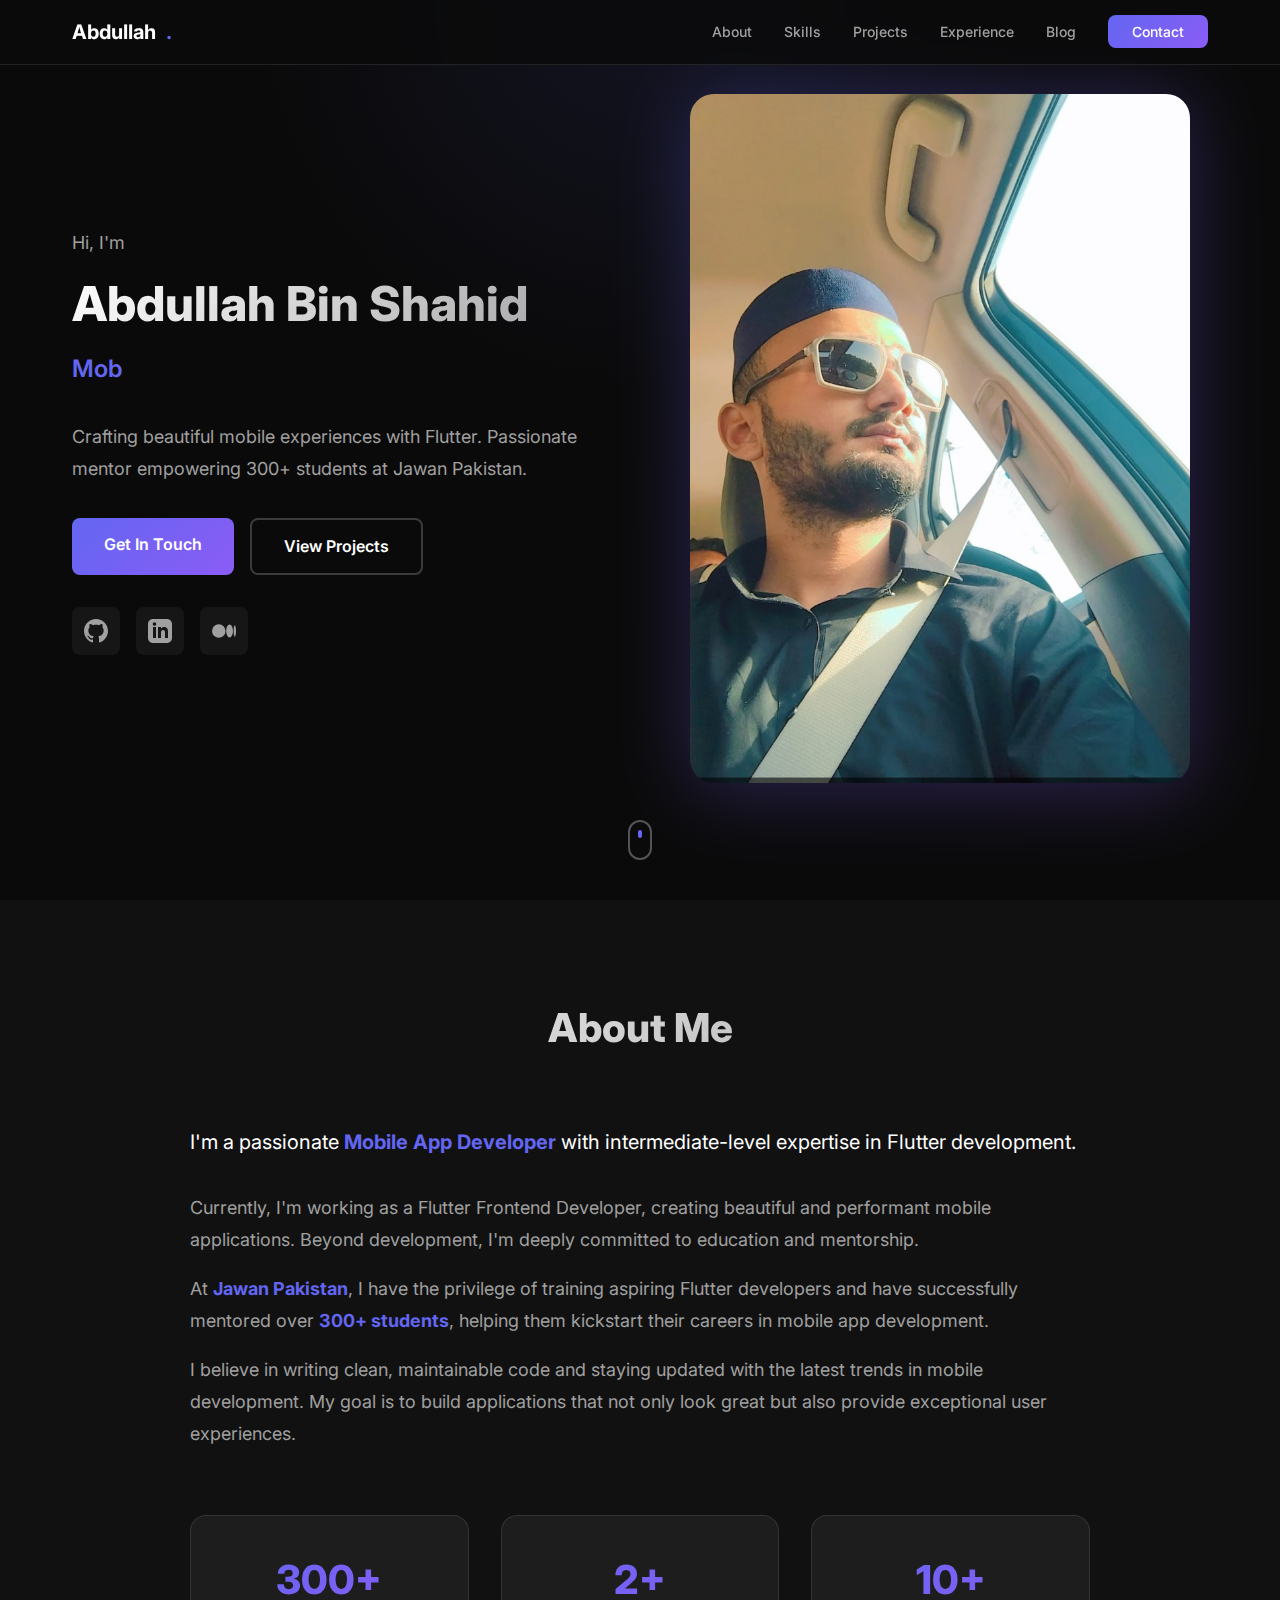
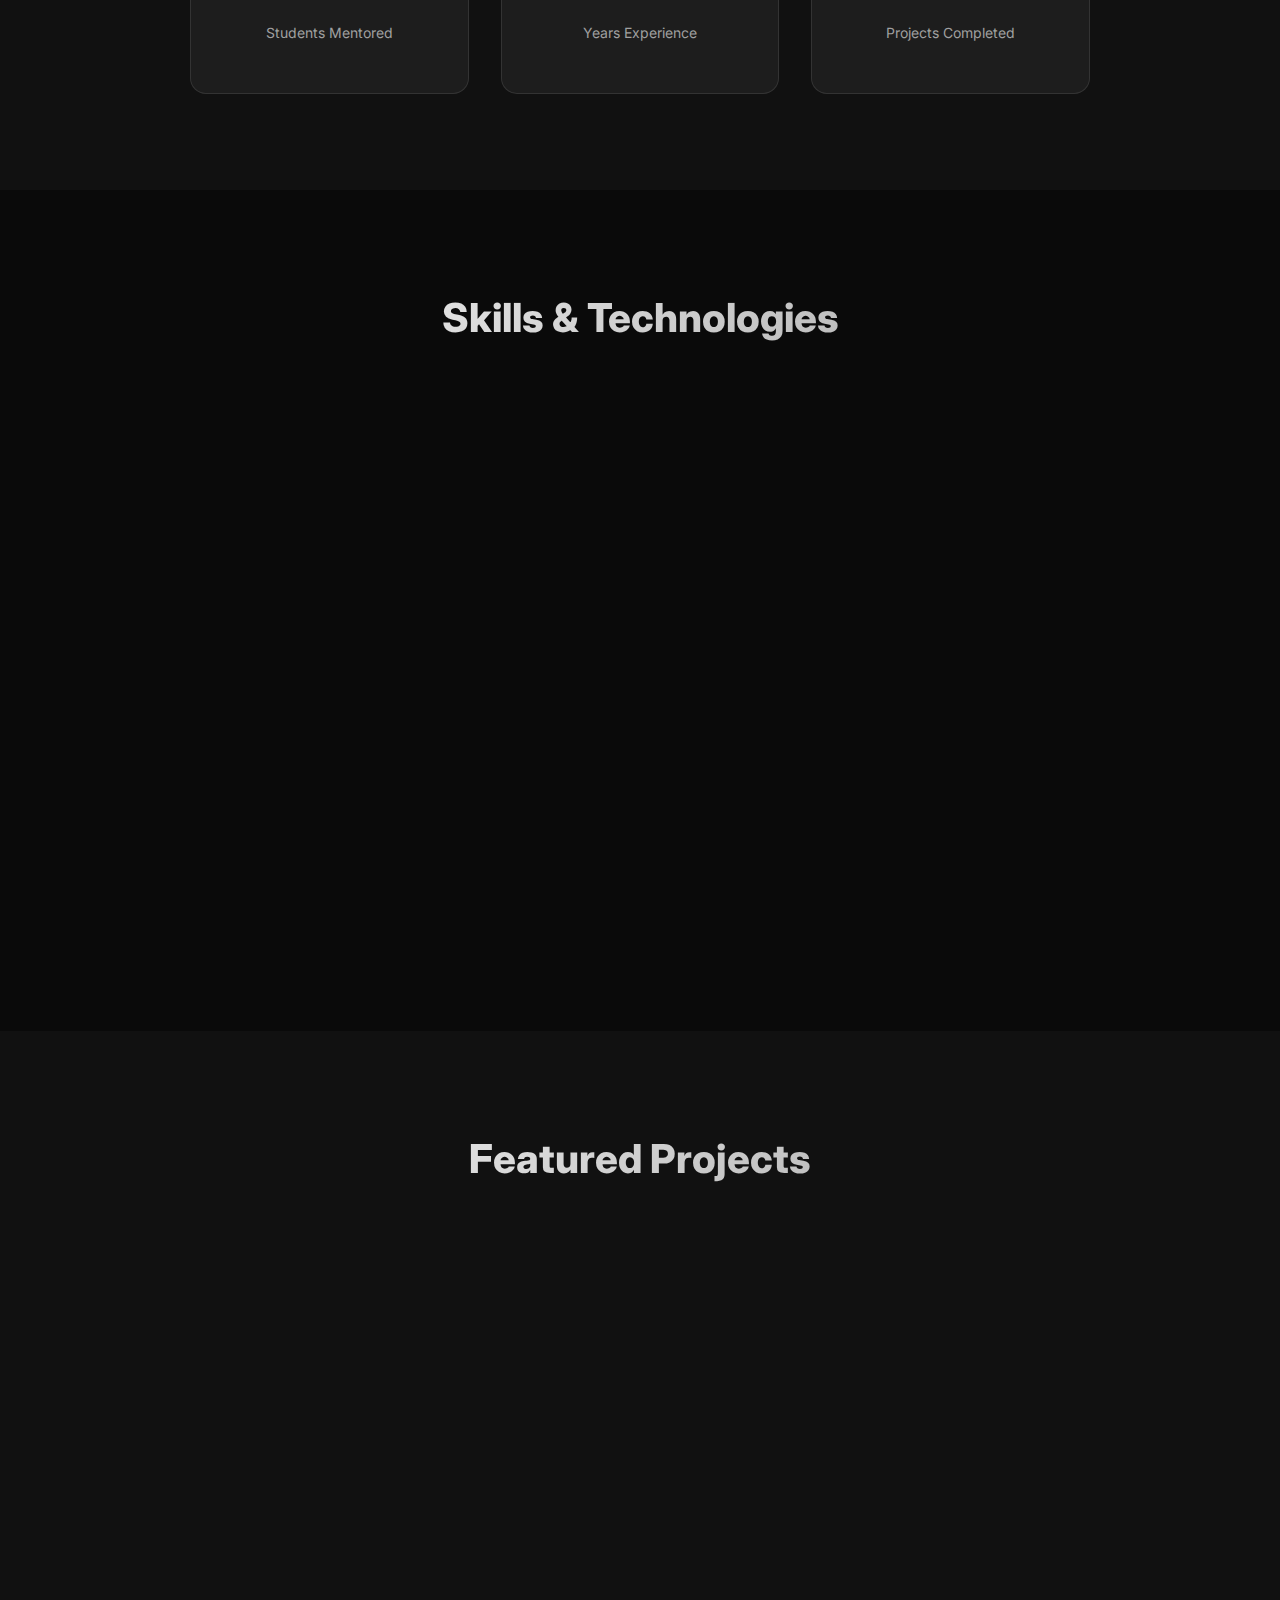
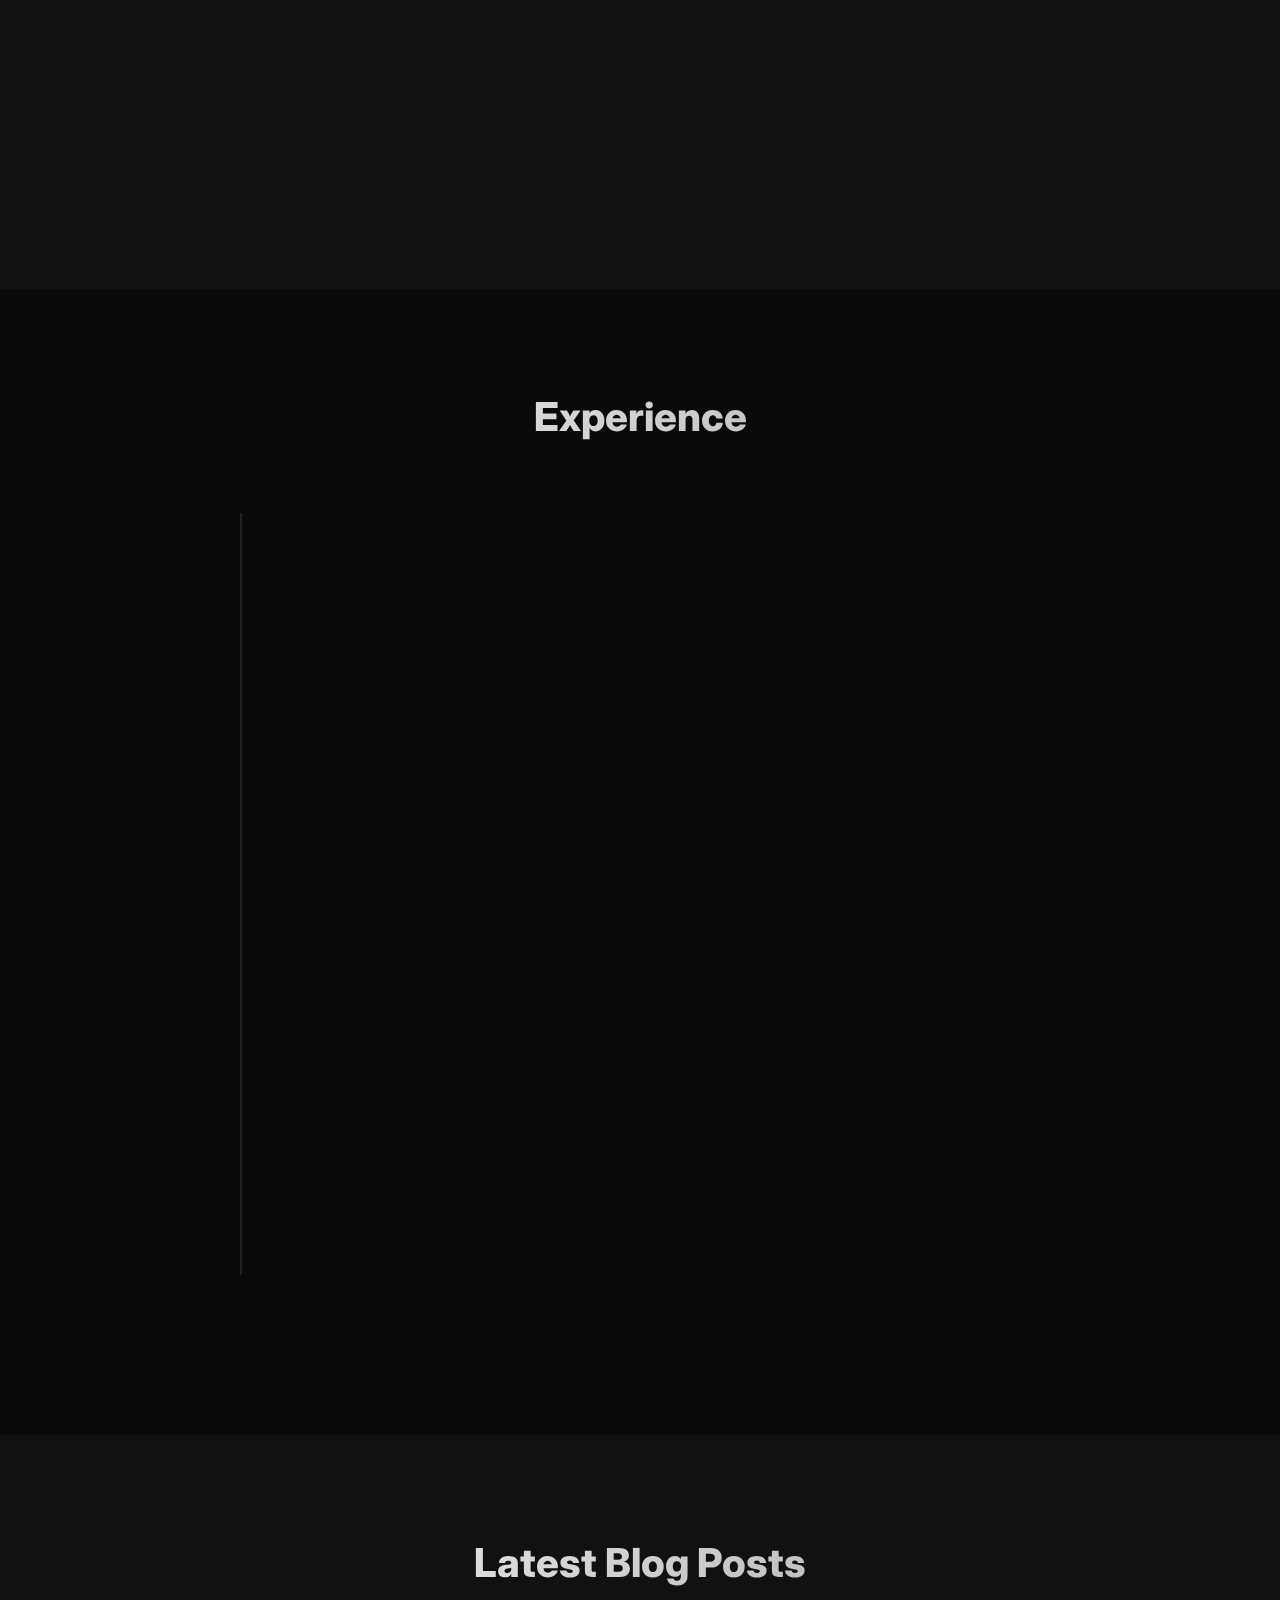
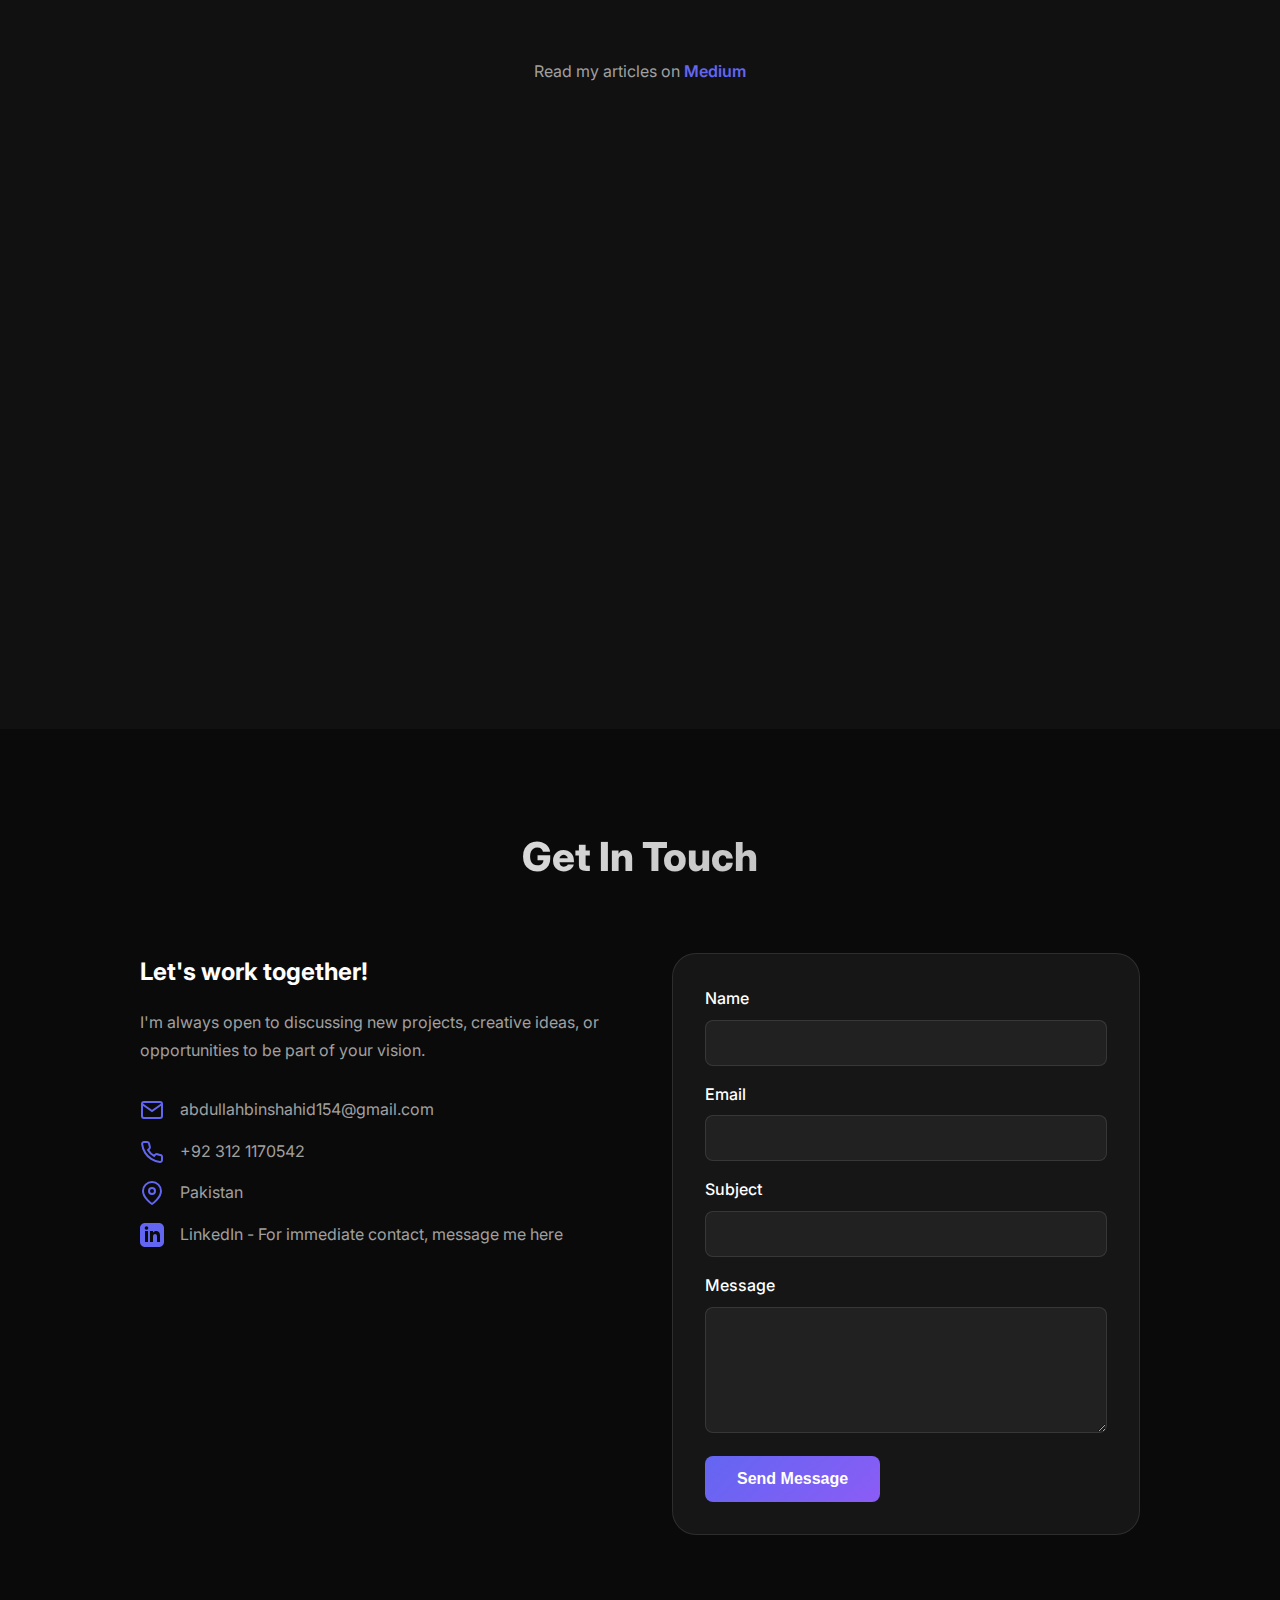
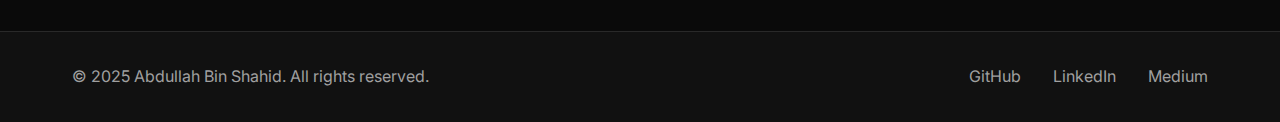
<file: index.html>
﻿<!DOCTYPE html>
<html lang="en">

<head>
    <meta charset="UTF-8">
    <meta name="viewport" content="width=device-width, initial-scale=1.0">
    <meta name="description"
        content="Abdullah Bin Shahid - Mobile App Developer specializing in Flutter, Dart, and Python. Mentor to 300+ students at Jawan Pakistan.">
    <title>Abdullah Bin Shahid | Mobile App Developer</title>
    <link rel="stylesheet" href="styles.css">
    <link rel="preconnect" href="https://fonts.googleapis.com">
    <link rel="preconnect" href="https://fonts.gstatic.com" crossorigin>
    <link href="https://fonts.googleapis.com/css2?family=Inter:wght@300;400;500;600;700;800&display=swap"
        rel="stylesheet">
</head>

<body>
    <!-- Navigation -->
    <nav class="navbar">
        <div class="container">
            <div class="nav-content">
                <a href="#home" class="logo">Abdullah<span class="accent">.</span></a>
                <ul class="nav-links">
                    <li><a href="#about">About</a></li>
                    <li><a href="#skills">Skills</a></li>
                    <li><a href="#projects">Projects</a></li>
                    <li><a href="#experience">Experience</a></li>
                    <li><a href="#blog">Blog</a></li>
                    <li><a href="#contact" class="btn-contact">Contact</a></li>
                </ul>
                <button class="mobile-menu-btn" aria-label="Toggle menu">
                    <span></span>
                    <span></span>
                    <span></span>
                </button>
            </div>
        </div>
    </nav>

    <!-- Hero Section -->
    <section id="home" class="hero">
        <div class="container">
            <div class="hero-content">
                <div class="hero-text">
                    <p class="greeting">Hi, I'm</p>
                    <h1 class="hero-title">Abdullah Bin Shahid</h1>
                    <h2 class="hero-subtitle">Mobile App Developer</h2>
                    <p class="hero-description">
                        Crafting beautiful mobile experiences with Flutter. Passionate mentor empowering 300+ students
                        at Jawan Pakistan.
                    </p>
                    <div class="hero-buttons">
                        <a href="#contact" class="btn btn-primary">Get In Touch</a>
                        <a href="#projects" class="btn btn-secondary">View Projects</a>
                    </div>
                    <div class="social-links">
                        <a href="https://github.com/AbdullahBinShahid" target="_blank" rel="noopener noreferrer"
                            aria-label="GitHub">
                            <svg width="24" height="24" viewBox="0 0 24 24" fill="currentColor">
                                <path
                                    d="M12 0c-6.626 0-12 5.373-12 12 0 5.302 3.438 9.8 8.207 11.387.599.111.793-.261.793-.577v-2.234c-3.338.726-4.033-1.416-4.033-1.416-.546-1.387-1.333-1.756-1.333-1.756-1.089-.745.083-.729.083-.729 1.205.084 1.839 1.237 1.839 1.237 1.07 1.834 2.807 1.304 3.492.997.107-.775.418-1.305.762-1.604-2.665-.305-5.467-1.334-5.467-5.931 0-1.311.469-2.381 1.236-3.221-.124-.303-.535-1.524.117-3.176 0 0 1.008-.322 3.301 1.23.957-.266 1.983-.399 3.003-.404 1.02.005 2.047.138 3.006.404 2.291-1.552 3.297-1.23 3.297-1.23.653 1.653.242 2.874.118 3.176.77.84 1.235 1.911 1.235 3.221 0 4.609-2.807 5.624-5.479 5.921.43.372.823 1.102.823 2.222v3.293c0 .319.192.694.801.576 4.765-1.589 8.199-6.086 8.199-11.386 0-6.627-5.373-12-12-12z" />
                            </svg>
                        </a>
                        <a href="https://www.linkedin.com/in/abdullah-bin-shahid2001/" target="_blank"
                            rel="noopener noreferrer" aria-label="LinkedIn">
                            <svg width="24" height="24" viewBox="0 0 24 24" fill="currentColor">
                                <path
                                    d="M19 0h-14c-2.761 0-5 2.239-5 5v14c0 2.761 2.239 5 5 5h14c2.762 0 5-2.239 5-5v-14c0-2.761-2.238-5-5-5zm-11 19h-3v-11h3v11zm-1.5-12.268c-.966 0-1.75-.79-1.75-1.764s.784-1.764 1.75-1.764 1.75.79 1.75 1.764-.783 1.764-1.75 1.764zm13.5 12.268h-3v-5.604c0-3.368-4-3.113-4 0v5.604h-3v-11h3v1.765c1.396-2.586 7-2.777 7 2.476v6.759z" />
                            </svg>
                        </a>
                        <a href="https://medium.com/@abdullahbinshahid154" target="_blank" rel="noopener noreferrer"
                            aria-label="Medium">
                            <svg width="24" height="24" viewBox="0 0 24 24" fill="currentColor">
                                <path
                                    d="M13.54 12a6.8 6.8 0 01-6.77 6.82A6.8 6.8 0 010 12a6.8 6.8 0 016.77-6.82A6.8 6.8 0 0113.54 12zM20.96 12c0 3.54-1.51 6.42-3.38 6.42-1.87 0-3.39-2.88-3.39-6.42s1.52-6.42 3.39-6.42 3.38 2.88 3.38 6.42M24 12c0 3.17-.53 5.75-1.19 5.75-.66 0-1.19-2.58-1.19-5.75s.53-5.75 1.19-5.75C23.47 6.25 24 8.83 24 12z" />
                            </svg>
                        </a>
                    </div>
                </div>
                <div class="hero-image">
                    <div class="image-wrapper">
                        <div class="glow-effect"></div>
                        <img src="profile.jpg" alt="Abdullah Bin Shahid" id="profile-img">
                    </div>
                </div>
            </div>
        </div>
        <div class="scroll-indicator">
            <span></span>
        </div>
    </section>

    <!-- About Section -->
    <section id="about" class="about">
        <div class="container">
            <h2 class="section-title">About Me</h2>
            <div class="about-content">
                <div class="about-text">
                    <p class="lead">
                        I'm a passionate <strong>Mobile App Developer</strong> with intermediate-level expertise in
                        Flutter development.
                    </p>
                    <p>
                        Currently, I'm working as a Flutter Frontend Developer, creating beautiful and performant mobile
                        applications. Beyond development, I'm deeply committed to education and mentorship.
                    </p>
                    <p>
                        At <strong>Jawan Pakistan</strong>, I have the privilege of training aspiring Flutter developers
                        and have successfully mentored over <strong>300+ students</strong>, helping them kickstart their
                        careers in mobile app development.
                    </p>
                    <p>
                        I believe in writing clean, maintainable code and staying updated with the latest trends in
                        mobile development. My goal is to build applications that not only look great but also provide
                        exceptional user experiences.
                    </p>
                    <div class="stats">
                        <div class="stat-item">
                            <h3>300+</h3>
                            <p>Students Mentored</p>
                        </div>
                        <div class="stat-item">
                            <h3>2+</h3>
                            <p>Years Experience</p>
                        </div>
                        <div class="stat-item">
                            <h3>10+</h3>
                            <p>Projects Completed</p>
                        </div>
                    </div>
                </div>
            </div>
        </div>
    </section>

    <!-- Skills Section -->
    <section id="skills" class="skills">
        <div class="container">
            <h2 class="section-title">Skills & Technologies</h2>
            <div class="skills-grid">
                <div class="skill-card">
                    <div class="skill-icon">
                        <svg width="48" height="48" viewBox="0 0 48 48" fill="none">
                            <rect width="48" height="48" rx="8" fill="url(#flutter-gradient)" />
                            <path d="M24 12L12 24L18 30L36 12H24Z" fill="white" />
                            <path d="M18 30L12 36L24 36L36 24L30 18L18 30Z" fill="white" opacity="0.7" />
                            <defs>
                                <linearGradient id="flutter-gradient" x1="0" y1="0" x2="48" y2="48">
                                    <stop stop-color="#02569B" />
                                    <stop offset="1" stop-color="#0468D7" />
                                </linearGradient>
                            </defs>
                        </svg>
                    </div>
                    <h3>Flutter</h3>
                    <p>Building cross-platform mobile applications with beautiful UIs and smooth animations</p>
                    <div class="skill-level">
                        <div class="skill-bar" style="--skill-width: 85%"></div>
                    </div>
                </div>

                <div class="skill-card">
                    <div class="skill-icon">
                        <svg width="48" height="48" viewBox="0 0 48 48" fill="none">
                            <rect width="48" height="48" rx="8" fill="url(#dart-gradient)" />
                            <path d="M28 12H12V28L20 36L36 20V12H28Z" fill="white" />
                            <path d="M20 36L12 28L20 28L28 36H20Z" fill="white" opacity="0.5" />
                            <defs>
                                <linearGradient id="dart-gradient" x1="0" y1="0" x2="48" y2="48">
                                    <stop stop-color="#0175C2" />
                                    <stop offset="1" stop-color="#13B9FD" />
                                </linearGradient>
                            </defs>
                        </svg>
                    </div>
                    <h3>Dart</h3>
                    <p>Proficient in Dart programming language for Flutter development</p>
                    <div class="skill-level">
                        <div class="skill-bar" style="--skill-width: 80%"></div>
                    </div>
                </div>

                <div class="skill-card">
                    <div class="skill-icon">
                        <svg width="48" height="48" viewBox="0 0 48 48" fill="none">
                            <rect width="48" height="48" rx="8" fill="url(#python-gradient)" />
                            <path
                                d="M24 8C18 8 16 10 16 14V18H24V19H14C10 19 8 21 8 26C8 31 10 33 14 33H17V29C17 25 19 23 23 23H31C33 23 35 21 35 19V14C35 10 33 8 27 8H24Z"
                                fill="white" />
                            <path
                                d="M24 40C30 40 32 38 32 34V30H24V29H34C38 29 40 27 40 22C40 17 38 15 34 15H31V19C31 23 29 25 25 25H17C15 25 13 27 13 29V34C13 38 15 40 21 40H24Z"
                                fill="white" opacity="0.8" />
                            <defs>
                                <linearGradient id="python-gradient" x1="0" y1="0" x2="48" y2="48">
                                    <stop stop-color="#3776AB" />
                                    <stop offset="1" stop-color="#FFD43B" />
                                </linearGradient>
                            </defs>
                        </svg>
                    </div>
                    <h3>Python</h3>
                    <p>Backend development and scripting for mobile app integrations</p>
                    <div class="skill-level">
                        <div class="skill-bar" style="--skill-width: 70%"></div>
                    </div>
                </div>

                <div class="skill-card">
                    <div class="skill-icon">
                        <svg width="48" height="48" viewBox="0 0 48 48" fill="none">
                            <rect width="48" height="48" rx="8" fill="url(#firebase-gradient)" />
                            <path d="M12 36L16 8L22 20L18 12L28 36H12Z" fill="white" />
                            <path d="M28 36L32 16L36 36H28Z" fill="white" opacity="0.7" />
                            <defs>
                                <linearGradient id="firebase-gradient" x1="0" y1="0" x2="48" y2="48">
                                    <stop stop-color="#FFA000" />
                                    <stop offset="1" stop-color="#F57C00" />
                                </linearGradient>
                            </defs>
                        </svg>
                    </div>
                    <h3>Firebase</h3>
                    <p>Backend services, authentication, and real-time databases</p>
                    <div class="skill-level">
                        <div class="skill-bar" style="--skill-width: 75%"></div>
                    </div>
                </div>

                <div class="skill-card">
                    <div class="skill-icon">
                        <svg width="48" height="48" viewBox="0 0 48 48" fill="none">
                            <rect width="48" height="48" rx="8" fill="url(#git-gradient)" />
                            <path d="M24 8L8 24L24 40L40 24L24 8Z" fill="white" />
                            <circle cx="24" cy="24" r="6" fill="#1a1a1a" />
                            <defs>
                                <linearGradient id="git-gradient" x1="0" y1="0" x2="48" y2="48">
                                    <stop stop-color="#F05032" />
                                    <stop offset="1" stop-color="#E44C30" />
                                </linearGradient>
                            </defs>
                        </svg>
                    </div>
                    <h3>Git & GitHub</h3>
                    <p>Version control and collaborative development</p>
                    <div class="skill-level">
                        <div class="skill-bar" style="--skill-width: 80%"></div>
                    </div>
                </div>

                <div class="skill-card">
                    <div class="skill-icon">
                        <svg width="48" height="48" viewBox="0 0 48 48" fill="none">
                            <rect width="48" height="48" rx="8" fill="url(#ui-gradient)" />
                            <rect x="12" y="12" width="24" height="24" rx="2" stroke="white" stroke-width="2"
                                fill="none" />
                            <circle cx="24" cy="24" r="4" fill="white" />
                            <defs>
                                <linearGradient id="ui-gradient" x1="0" y1="0" x2="48" y2="48">
                                    <stop stop-color="#667EEA" />
                                    <stop offset="1" stop-color="#764BA2" />
                                </linearGradient>
                            </defs>
                        </svg>
                    </div>
                    <h3>UI/UX Design</h3>
                    <p>Creating intuitive and beautiful user interfaces</p>
                    <div class="skill-level">
                        <div class="skill-bar" style="--skill-width: 75%"></div>
                    </div>
                </div>
            </div>
        </div>
    </section>

    <!-- Projects Section -->
    <section id="projects" class="projects">
        <div class="container">
            <h2 class="section-title">Featured Projects</h2>
            <div class="projects-grid">
                <div class="project-card">
                    <div class="project-image">
                        <img src="ai-companion.jpg" alt="AI Companion App" id="project-img">
                        <div class="project-overlay">
                            <a href="#" class="project-link">View Details</a>
                        </div>
                    </div>
                    <div class="project-content">
                        <h3>AI Companion</h3>
                        <p>A sophisticated mobile application similar to ChatGPT, featuring AI-powered conversations,
                            natural language processing, and a beautiful, intuitive interface built with Flutter.</p>
                        <div class="project-tech">
                            <span class="tech-tag">Flutter</span>
                            <span class="tech-tag">Dart</span>
                            <span class="tech-tag">Python</span>
                            <span class="tech-tag">AI/ML</span>
                        </div>
                        <div class="project-links">
                            <a href="https://github.com/AbdullahBinShahid" target="_blank" rel="noopener noreferrer">
                                <svg width="20" height="20" viewBox="0 0 24 24" fill="currentColor">
                                    <path
                                        d="M12 0c-6.626 0-12 5.373-12 12 0 5.302 3.438 9.8 8.207 11.387.599.111.793-.261.793-.577v-2.234c-3.338.726-4.033-1.416-4.033-1.416-.546-1.387-1.333-1.756-1.333-1.756-1.089-.745.083-.729.083-.729 1.205.084 1.839 1.237 1.839 1.237 1.07 1.834 2.807 1.304 3.492.997.107-.775.418-1.305.762-1.604-2.665-.305-5.467-1.334-5.467-5.931 0-1.311.469-2.381 1.236-3.221-.124-.303-.535-1.524.117-3.176 0 0 1.008-.322 3.301 1.23.957-.266 1.983-.399 3.003-.404 1.02.005 2.047.138 3.006.404 2.291-1.552 3.297-1.23 3.297-1.23.653 1.653.242 2.874.118 3.176.77.84 1.235 1.911 1.235 3.221 0 4.609-2.807 5.624-5.479 5.921.43.372.823 1.102.823 2.222v3.293c0 .319.192.694.801.576 4.765-1.589 8.199-6.086 8.199-11.386 0-6.627-5.373-12-12-12z" />
                                </svg>
                                GitHub
                            </a>
                        </div>
                    </div>
                </div>

                <div class="project-card">
                    <div class="project-image">
                        <div class="coming-soon">
                            <h4>More Projects Coming Soon</h4>
                            <p>Currently working on exciting new mobile applications</p>
                        </div>
                    </div>
                    <div class="project-content">
                        <h3>E-Commerce App</h3>
                        <p>A full-featured e-commerce mobile application with product browsing, cart management, and
                            secure payment integration.</p>
                        <div class="project-tech">
                            <span class="tech-tag">Flutter</span>
                            <span class="tech-tag">Firebase</span>
                            <span class="tech-tag">Stripe</span>
                        </div>
                    </div>
                </div>
            </div>
        </div>
    </section>

    <!-- Experience Section -->
    <section id="experience" class="experience">
        <div class="container">
            <h2 class="section-title">Experience</h2>
            <div class="timeline">
                <div class="timeline-item">
                    <div class="timeline-dot"></div>
                    <div class="timeline-content">
                        <div class="timeline-date">Present</div>
                        <h3>Flutter Trainer & Mentor</h3>
                        <h4>Jawan Pakistan</h4>
                        <p>
                            Training and mentoring aspiring Flutter developers, having successfully guided over 300+
                            students in their mobile development journey. Conducting hands-on workshops, code reviews,
                            and providing career guidance.
                        </p>
                        <ul>
                            <li>Designed comprehensive Flutter curriculum</li>
                            <li>Conducted live coding sessions and workshops</li>
                            <li>Provided one-on-one mentorship and career guidance</li>
                            <li>Helped students build real-world projects</li>
                        </ul>
                    </div>
                </div>

                <div class="timeline-item">
                    <div class="timeline-dot"></div>
                    <div class="timeline-content">
                        <div class="timeline-date">Present</div>
                        <h3>Mobile App Developer</h3>
                        <h4>ALF Growth Solutions - Texas, USA</h4>
                        <p>
                            Developing cross-platform mobile applications using Flutter and Dart. Focusing on creating
                            beautiful, performant, and user-friendly mobile experiences for clients across various
                            industries.
                        </p>
                        <ul>
                            <li>Built and maintained multiple Flutter applications</li>
                            <li>Implemented complex UI/UX designs</li>
                            <li>Integrated REST APIs and backend services</li>
                            <li>Optimized app performance and user experience</li>
                        </ul>
                    </div>
                </div>
            </div>
        </div>
    </section>

    <!-- Blog Section -->
    <section id="blog" class="blog">
        <div class="container">
            <h2 class="section-title">Latest Blog Posts</h2>
            <p style="text-align: center; color: var(--text-secondary); margin-bottom: var(--spacing-md);">
                Read my articles on <a href="https://medium.com/@abdullahbinshahid154" target="_blank"
                    rel="noopener noreferrer"
                    style="color: var(--accent-primary); text-decoration: none; font-weight: 600;">Medium</a>
            </p>
            <div class="blog-grid">
                <div class="blog-card">
                    <div class="blog-image">
                        <img src="blog-oop.jpg" alt="OOP Blog Thumbnail">
                    </div>
                    <div class="blog-content">
                        <div class="blog-meta">
                            <span class="blog-date">2025</span>
                            <span class="blog-category">OOP</span>
                        </div>
                        <h3>The Absolute Beginner's Guide to OOP in 2025</h3>
                        <p>A comprehensive guide to Object-Oriented Programming concepts for beginners starting their
                            coding journey.</p>
                        <a href="https://medium.com/@abdullahbinshahid154/the-absolute-beginners-guide-to-oop-in-2025-bcf63f3332e2"
                            target="_blank" rel="noopener noreferrer" class="read-more">Read on Medium →</a>
                    </div>
                </div>

                <div class="blog-card">
                    <div class="blog-image">
                        <img src="blog-dart-functions.jpg" alt="Dart Functions Blog Thumbnail">
                    </div>
                    <div class="blog-content">
                        <div class="blog-meta">
                            <span class="blog-date">2024</span>
                            <span class="blog-category">Dart</span>
                        </div>
                        <h3>Mastering Functions in Dart</h3>
                        <p>Deep dive into Dart functions, exploring different types, parameters, and best practices for
                            Flutter development.</p>
                        <a href="https://medium.com/@abdullahbinshahid154/mastering-functions-in-dart-2393fe027fb2"
                            target="_blank" rel="noopener noreferrer" class="read-more">Read on Medium →</a>
                    </div>
                </div>

                <div class="blog-card">
                    <div class="blog-image">
                        <img src="blog-loops.jpg" alt="Loops Blog Thumbnail">
                    </div>
                    <div class="blog-content">
                        <div class="blog-meta">
                            <span class="blog-date">2024</span>
                            <span class="blog-category">Programming</span>
                        </div>
                        <h3>Loops in Programming</h3>
                        <p>Understanding loops and iteration in programming - essential concepts for every developer to
                            master.</p>
                        <a href="https://medium.com/@abdullahbinshahid154/loops-0f4d2bbeb103" target="_blank"
                            rel="noopener noreferrer" class="read-more">Read on Medium →</a>
                    </div>
                </div>
            </div>
        </div>
    </section>

    <!-- Contact Section -->
    <section id="contact" class="contact">
        <div class="container">
            <h2 class="section-title">Get In Touch</h2>
            <div class="contact-content">
                <div class="contact-info">
                    <h3>Let's work together!</h3>
                    <p>I'm always open to discussing new projects, creative ideas, or opportunities to be part of your
                        vision.</p>
                    <div class="contact-details">
                        <div class="contact-item">
                            <svg width="24" height="24" viewBox="0 0 24 24" fill="none" stroke="currentColor"
                                stroke-width="2">
                                <path d="M4 4h16c1.1 0 2 .9 2 2v12c0 1.1-.9 2-2 2H4c-1.1 0-2-.9-2-2V6c0-1.1.9-2 2-2z" />
                                <polyline points="22,6 12,13 2,6" />
                            </svg>
                            <span>abdullahbinshahid154@gmail.com</span>
                        </div>
                        <div class="contact-item">
                            <svg width="24" height="24" viewBox="0 0 24 24" fill="none" stroke="currentColor"
                                stroke-width="2">
                                <path
                                    d="M22 16.92v3a2 2 0 0 1-2.18 2 19.79 19.79 0 0 1-8.63-3.07 19.5 19.5 0 0 1-6-6 19.79 19.79 0 0 1-3.07-8.67A2 2 0 0 1 4.11 2h3a2 2 0 0 1 2 1.72 12.84 12.84 0 0 0 .7 2.81 2 2 0 0 1-.45 2.11L8.09 9.91a16 16 0 0 0 6 6l1.27-1.27a2 2 0 0 1 2.11-.45 12.84 12.84 0 0 0 2.81.7A2 2 0 0 1 22 16.92z" />
                            </svg>
                            <span>+92 312 1170542</span>
                        </div>
                        <div class="contact-item">
                            <svg width="24" height="24" viewBox="0 0 24 24" fill="none" stroke="currentColor"
                                stroke-width="2">
                                <path d="M21 10c0 7-9 13-9 13s-9-6-9-13a9 9 0 0 1 18 0z" />
                                <circle cx="12" cy="10" r="3" />
                            </svg>
                            <span>Pakistan</span>
                        </div>
                        <div class="contact-item">
                            <svg width="24" height="24" viewBox="0 0 24 24" fill="currentColor">
                                <path
                                    d="M19 0h-14c-2.761 0-5 2.239-5 5v14c0 2.761 2.239 5 5 5h14c2.762 0 5-2.239 5-5v-14c0-2.761-2.238-5-5-5zm-11 19h-3v-11h3v11zm-1.5-12.268c-.966 0-1.75-.79-1.75-1.764s.784-1.764 1.75-1.764 1.75.79 1.75 1.764-.783 1.764-1.75 1.764zm13.5 12.268h-3v-5.604c0-3.368-4-3.113-4 0v5.604h-3v-11h3v1.765c1.396-2.586 7-2.777 7 2.476v6.759z" />
                            </svg>
                            <a href="https://www.linkedin.com/in/abdullah-bin-shahid2001/" target="_blank"
                                rel="noopener noreferrer" style="color: inherit; text-decoration: none;">LinkedIn - For
                                immediate contact, message me here</a>
                        </div>
                    </div>
                </div>
                <form class="contact-form" id="contactForm">
                    <div class="form-group">
                        <label for="name">Name</label>
                        <input type="text" id="name" name="name" required>
                    </div>
                    <div class="form-group">
                        <label for="email">Email</label>
                        <input type="email" id="email" name="email" required>
                    </div>
                    <div class="form-group">
                        <label for="subject">Subject</label>
                        <input type="text" id="subject" name="subject" required>
                    </div>
                    <div class="form-group">
                        <label for="message">Message</label>
                        <textarea id="message" name="message" rows="5" required></textarea>
                    </div>
                    <button type="submit" class="btn btn-primary">Send Message</button>
                    <div id="formStatus" class="form-status"></div>
                </form>
            </div>
        </div>
    </section>

    <!-- Footer -->
    <footer class="footer">
        <div class="container">
            <div class="footer-content">
                <p>&copy; 2025 Abdullah Bin Shahid. All rights reserved.</p>
                <div class="footer-links">
                    <a href="https://github.com/AbdullahBinShahid" target="_blank" rel="noopener noreferrer">GitHub</a>
                    <a href="https://www.linkedin.com/in/abdullah-bin-shahid2001/" target="_blank"
                        rel="noopener noreferrer">LinkedIn</a>
                    <a href="https://medium.com/@abdullahbinshahid154" target="_blank"
                        rel="noopener noreferrer">Medium</a>
                </div>
            </div>
        </div>
    </footer>

    <script src="script.js"></script>
</body>

</html>
</file>
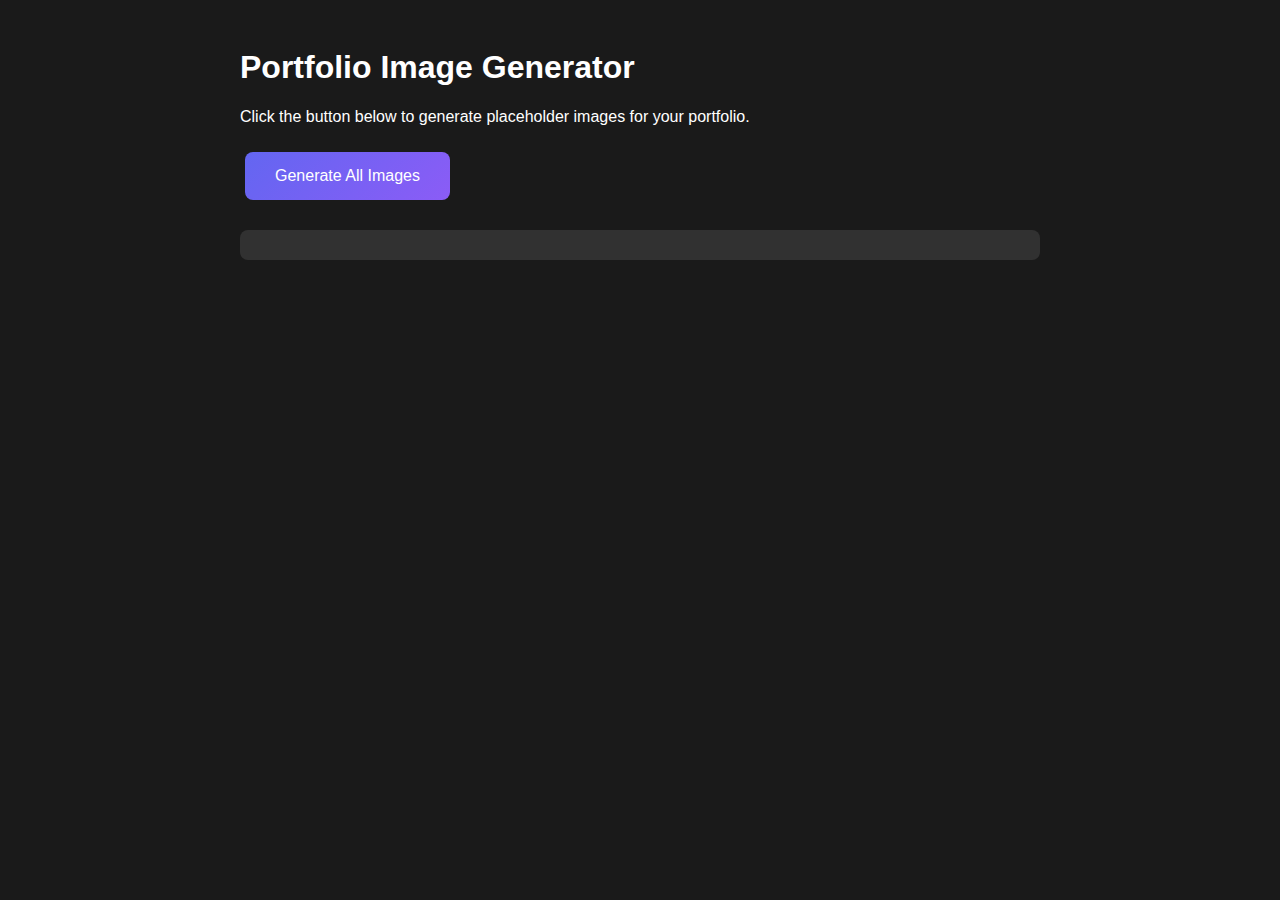
<file: generate-images.html>
<!DOCTYPE html>
<html lang="en">

<head>
    <meta charset="UTF-8">
    <meta name="viewport" content="width=device-width, initial-scale=1.0">
    <title>Create Placeholder Images</title>
    <style>
        body {
            font-family: Arial, sans-serif;
            padding: 20px;
            background: #1a1a1a;
            color: white;
        }

        .container {
            max-width: 800px;
            margin: 0 auto;
        }

        button {
            background: linear-gradient(135deg, #6366f1 0%, #8b5cf6 100%);
            color: white;
            border: none;
            padding: 15px 30px;
            border-radius: 8px;
            cursor: pointer;
            font-size: 16px;
            margin: 10px 5px;
        }

        button:hover {
            opacity: 0.9;
        }

        #status {
            margin-top: 20px;
            padding: 15px;
            background: rgba(255, 255, 255, 0.1);
            border-radius: 8px;
        }

        .preview {
            display: grid;
            grid-template-columns: repeat(auto-fit, minmax(200px, 1fr));
            gap: 20px;
            margin-top: 20px;
        }

        .preview img {
            width: 100%;
            border-radius: 8px;
        }
    </style>
</head>

<body>
    <div class="container">
        <h1>Portfolio Image Generator</h1>
        <p>Click the button below to generate placeholder images for your portfolio.</p>
        <button onclick="generateImages()">Generate All Images</button>
        <div id="status"></div>
        <div class="preview" id="preview"></div>
    </div>

    <script>
        function generateImages() {
            const status = document.getElementById('status');
            const preview = document.getElementById('preview');
            status.innerHTML = 'Generating images...';
            preview.innerHTML = '';

            const images = [
                {
                    filename: 'profile.jpg',
                    text: 'Abdullah\nBin Shahid',
                    colors: ['#6366f1', '#8b5cf6'],
                    width: 800,
                    height: 800
                },
                {
                    filename: 'ai-companion.jpg',
                    text: 'AI\nCompanion\nApp',
                    colors: ['#10b981', '#059669'],
                    width: 1200,
                    height: 800
                },
                {
                    filename: 'blog-1.jpg',
                    text: 'Flutter\nDevelopment\nGuide',
                    colors: ['#f59e0b', '#d97706'],
                    width: 1200,
                    height: 800
                },
                {
                    filename: 'blog-2.jpg',
                    text: 'Mentorship\nJourney',
                    colors: ['#ec4899', '#be185d'],
                    width: 1200,
                    height: 800
                },
                {
                    filename: 'blog-3.jpg',
                    text: 'Building\nAI Apps',
                    colors: ['#3b82f6', '#1d4ed8'],
                    width: 1200,
                    height: 800
                }
            ];

            images.forEach(img => {
                const canvas = document.createElement('canvas');
                canvas.width = img.width;
                canvas.height = img.height;
                const ctx = canvas.getContext('2d');

                // Create gradient
                const grd = ctx.createLinearGradient(0, 0, img.width, img.height);
                grd.addColorStop(0, img.colors[0]);
                grd.addColorStop(1, img.colors[1]);

                ctx.fillStyle = grd;
                ctx.fillRect(0, 0, img.width, img.height);

                // Add text
                ctx.fillStyle = 'rgba(255, 255, 255, 0.95)';
                ctx.font = `bold ${img.width / 10}px Inter, Arial, sans-serif`;
                ctx.textAlign = 'center';
                ctx.textBaseline = 'middle';

                const lines = img.text.split('\n');
                const lineHeight = img.width / 8;
                const startY = img.height / 2 - ((lines.length - 1) * lineHeight) / 2;

                lines.forEach((line, index) => {
                    ctx.fillText(line, img.width / 2, startY + (index * lineHeight));
                });

                // Add icon/decoration
                ctx.strokeStyle = 'rgba(255, 255, 255, 0.2)';
                ctx.lineWidth = 3;
                ctx.beginPath();
                ctx.arc(img.width / 2, img.height / 2, img.width / 3, 0, Math.PI * 2);
                ctx.stroke();

                // Convert to blob and download
                canvas.toBlob(blob => {
                    const url = URL.createObjectURL(blob);
                    const a = document.createElement('a');
                    a.href = url;
                    a.download = img.filename;
                    a.click();
                    URL.revokeObjectURL(url);

                    // Show preview
                    const previewImg = document.createElement('img');
                    previewImg.src = canvas.toDataURL();
                    previewImg.alt = img.filename;
                    preview.appendChild(previewImg);
                }, 'image/jpeg', 0.95);
            });

            status.innerHTML = '✅ All images generated! Check your downloads folder.';
        }
    </script>
</body>

</html>
</file>
<file: styles.css>
:root {
    /* Colors */
    --bg-primary: #0a0a0a;
    --bg-secondary: #111111;
    --bg-tertiary: #1a1a1a;
    --text-primary: #ffffff;
    --text-secondary: #a0a0a0;
    --text-tertiary: #707070;
    --accent-primary: #6366f1;
    --accent-secondary: #8b5cf6;
    --accent-gradient: linear-gradient(135deg, #6366f1 0%, #8b5cf6 100%);
    --success: #10b981;
    --error: #ef4444;

    /* Spacing */
    --spacing-xs: 0.5rem;
    --spacing-sm: 1rem;
    --spacing-md: 2rem;
    --spacing-lg: 4rem;
    --spacing-xl: 6rem;

    /* Typography */
    --font-family: 'Inter', -apple-system, BlinkMacSystemFont, 'Segoe UI', sans-serif;
    --font-size-xs: 0.75rem;
    --font-size-sm: 0.875rem;
    --font-size-base: 1rem;
    --font-size-lg: 1.125rem;
    --font-size-xl: 1.25rem;
    --font-size-2xl: 1.5rem;
    --font-size-3xl: 2rem;
    --font-size-4xl: 2.5rem;
    --font-size-5xl: 3rem;

    /* Border Radius */
    --radius-sm: 0.5rem;
    --radius-md: 1rem;
    --radius-lg: 1.5rem;

    /* Transitions */
    --transition-fast: 150ms ease;
    --transition-base: 300ms ease;
    --transition-slow: 500ms ease;

    /* Shadows */
    --shadow-sm: 0 1px 2px 0 rgba(0, 0, 0, 0.05);
    --shadow-md: 0 4px 6px -1px rgba(0, 0, 0, 0.1);
    --shadow-lg: 0 10px 15px -3px rgba(0, 0, 0, 0.1);
    --shadow-xl: 0 20px 25px -5px rgba(0, 0, 0, 0.1);
    --shadow-glow: 0 0 20px rgba(99, 102, 241, 0.3);
}

* {
    margin: 0;
    padding: 0;
    box-sizing: border-box;
}

html {
    scroll-behavior: smooth;
}

body {
    font-family: var(--font-family);
    background-color: var(--bg-primary);
    color: var(--text-primary);
    line-height: 1.6;
    overflow-x: hidden;
}

.container {
    max-width: 1200px;
    margin: 0 auto;
    padding: 0 var(--spacing-md);
}

/* Navbar */
.navbar {
    position: fixed;
    top: 0;
    left: 0;
    right: 0;
    z-index: 1000;
    background: rgba(10, 10, 10, 0.8);
    backdrop-filter: blur(10px);
    border-bottom: 1px solid rgba(255, 255, 255, 0.1);
    transition: var(--transition-base);
}

.navbar.scrolled {
    background: rgba(10, 10, 10, 0.95);
    box-shadow: var(--shadow-lg);
}

.nav-content {
    display: flex;
    justify-content: space-between;
    align-items: center;
    padding: var(--spacing-sm) 0;
}

.logo {
    display: inline-flex;
    align-items: center;
    gap: 0.6rem;
    font-size: var(--font-size-xl);
    font-weight: 700;
    color: var(--text-primary);
    text-decoration: none;
    transition: var(--transition-fast);
}

.logo .accent {
    color: var(--accent-primary);
}

.logo:hover {
    opacity: 0.8;
}

.logo-image {
    width: 36px;
    height: 36px;
    border-radius: 50%;
    object-fit: cover;
    display: inline-block;
}

.logo-text {
    display: inline-block;
    vertical-align: middle;
}

.nav-links {
    display: flex;
    list-style: none;
    gap: var(--spacing-md);
    align-items: center;
}

.nav-links a {
    color: var(--text-secondary);
    text-decoration: none;
    font-size: var(--font-size-sm);
    font-weight: 500;
    transition: var(--transition-fast);
    position: relative;
}

.nav-links a::after {
    content: '';
    position: absolute;
    bottom: -4px;
    left: 0;
    width: 0;
    height: 2px;
    background: var(--accent-gradient);
    transition: var(--transition-base);
}

.nav-links a:hover {
    color: var(--text-primary);
}

.nav-links a:hover::after {
    width: 100%;
}

.btn-contact {
    padding: 0.5rem 1.5rem;
    background: var(--accent-gradient);
    border-radius: var(--radius-sm);
    color: var(--text-primary) !important;
}

.btn-contact::after {
    display: none;
}

.btn-contact:hover {
    transform: translateY(-2px);
    box-shadow: var(--shadow-glow);
}

.mobile-menu-btn {
    display: none;
    flex-direction: column;
    gap: 4px;
    background: none;
    border: none;
    cursor: pointer;
    padding: 0.5rem;
}

.mobile-menu-btn span {
    width: 24px;
    height: 2px;
    background: var(--text-primary);
    transition: var(--transition-base);
}

/* Hero Section */
.hero {
    min-height: 100vh;
    display: flex;
    align-items: center;
    padding-top: 80px;
    position: relative;
    overflow: hidden;
}

.hero::before {
    content: '';
    position: absolute;
    top: 0;
    left: 50%;
    width: 800px;
    height: 800px;
    background: radial-gradient(circle, rgba(99, 102, 241, 0.1) 0%, transparent 70%);
    transform: translate(-50%, -50%);
    pointer-events: none;
}

.hero-content {
    display: grid;
    grid-template-columns: 1fr 1fr;
    gap: var(--spacing-lg);
    align-items: center;
}

.hero-text {
    animation: fadeInUp 1s ease;
}

.greeting {
    font-size: var(--font-size-lg);
    color: var(--text-secondary);
    margin-bottom: var(--spacing-xs);
}

.hero-title {
    font-size: var(--font-size-5xl);
    font-weight: 800;
    margin-bottom: var(--spacing-xs);
    background: linear-gradient(135deg, #ffffff 0%, #a0a0a0 100%);
    -webkit-background-clip: text;
    -webkit-text-fill-color: transparent;
    background-clip: text;
}

.hero-subtitle {
    font-size: var(--font-size-2xl);
    color: var(--accent-primary);
    margin-bottom: var(--spacing-md);
    font-weight: 600;
}

.hero-description {
    font-size: var(--font-size-lg);
    color: var(--text-secondary);
    margin-bottom: var(--spacing-md);
    line-height: 1.8;
}

.hero-buttons {
    display: flex;
    gap: var(--spacing-sm);
    margin-bottom: var(--spacing-md);
}

.btn {
    padding: 0.875rem 2rem;
    border-radius: var(--radius-sm);
    text-decoration: none;
    font-weight: 600;
    font-size: var(--font-size-base);
    transition: var(--transition-base);
    display: inline-block;
    cursor: pointer;
    border: none;
}

.btn-primary {
    background: var(--accent-gradient);
    color: var(--text-primary);
}

.btn-primary:hover {
    transform: translateY(-2px);
    box-shadow: var(--shadow-glow);
}

.btn-secondary {
    background: transparent;
    color: var(--text-primary);
    border: 2px solid rgba(255, 255, 255, 0.2);
}

.btn-secondary:hover {
    border-color: var(--accent-primary);
    background: rgba(99, 102, 241, 0.1);
}

.social-links {
    display: flex;
    gap: var(--spacing-sm);
}

.social-links a {
    width: 48px;
    height: 48px;
    display: flex;
    align-items: center;
    justify-content: center;
    background: rgba(255, 255, 255, 0.05);
    border-radius: var(--radius-sm);
    color: var(--text-secondary);
    transition: var(--transition-base);
}

.social-links a:hover {
    background: var(--accent-gradient);
    color: var(--text-primary);
    transform: translateY(-4px);
}

.hero-image {
    position: relative;
    animation: fadeInRight 1s ease;
}

.image-wrapper {
    position: relative;
    width: 100%;
    max-width: 500px;
    margin: 0 auto;
}

.image-wrapper img {
    width: 100%;
    height: auto;
    border-radius: var(--radius-lg);
    position: relative;
    z-index: 2;
}

.glow-effect {
    position: absolute;
    top: 50%;
    left: 50%;
    width: 100%;
    height: 100%;
    background: var(--accent-gradient);
    border-radius: var(--radius-lg);
    transform: translate(-50%, -50%);
    filter: blur(40px);
    opacity: 0.3;
    z-index: 1;
    animation: pulse 3s ease-in-out infinite;
}

.scroll-indicator {
    position: absolute;
    bottom: 40px;
    left: 50%;
    transform: translateX(-50%);
}

.scroll-indicator span {
    display: block;
    width: 24px;
    height: 40px;
    border: 2px solid rgba(255, 255, 255, 0.3);
    border-radius: 12px;
    position: relative;
}

.scroll-indicator span::before {
    content: '';
    position: absolute;
    top: 8px;
    left: 50%;
    width: 4px;
    height: 8px;
    background: var(--accent-primary);
    border-radius: 2px;
    transform: translateX(-50%);
    animation: scroll 2s ease-in-out infinite;
}

/* Sections */
section {
    padding: var(--spacing-xl) 0;
}

.section-title {
    font-size: var(--font-size-4xl);
    font-weight: 800;
    text-align: center;
    margin-bottom: var(--spacing-lg);
    background: linear-gradient(135deg, #ffffff 0%, #a0a0a0 100%);
    -webkit-background-clip: text;
    -webkit-text-fill-color: transparent;
    background-clip: text;
}

/* About Section */
.about {
    background: var(--bg-secondary);
}

.about-content {
    max-width: 900px;
    margin: 0 auto;
}

.about-text {
    animation: fadeInUp 1s ease;
}

.about-text .lead {
    font-size: var(--font-size-xl);
    color: var(--text-primary);
    margin-bottom: var(--spacing-md);
}

.about-text p {
    font-size: var(--font-size-lg);
    color: var(--text-secondary);
    margin-bottom: var(--spacing-sm);
    line-height: 1.8;
}

.about-text strong {
    color: var(--accent-primary);
}

.stats {
    display: grid;
    grid-template-columns: repeat(3, 1fr);
    gap: var(--spacing-md);
    margin-top: var(--spacing-lg);
}

.stat-item {
    text-align: center;
    padding: var(--spacing-md);
    background: rgba(255, 255, 255, 0.05);
    border-radius: var(--radius-md);
    border: 1px solid rgba(255, 255, 255, 0.1);
    transition: var(--transition-base);
}

.stat-item:hover {
    background: rgba(99, 102, 241, 0.1);
    border-color: var(--accent-primary);
    transform: translateY(-4px);
}

.stat-item h3 {
    font-size: var(--font-size-4xl);
    font-weight: 800;
    background: var(--accent-gradient);
    -webkit-background-clip: text;
    -webkit-text-fill-color: transparent;
    background-clip: text;
    margin-bottom: var(--spacing-xs);
}

.stat-item p {
    color: var(--text-secondary);
    font-size: var(--font-size-sm);
}

/* Skills Section */
.skills-grid {
    display: grid;
    grid-template-columns: repeat(auto-fit, minmax(300px, 1fr));
    gap: var(--spacing-md);
}

.skill-card {
    background: rgba(255, 255, 255, 0.05);
    border: 1px solid rgba(255, 255, 255, 0.1);
    border-radius: var(--radius-md);
    padding: var(--spacing-md);
    transition: var(--transition-base);
    animation: fadeInUp 1s ease;
}

.skill-card:hover {
    background: rgba(255, 255, 255, 0.08);
    border-color: var(--accent-primary);
    transform: translateY(-8px);
    box-shadow: var(--shadow-glow);
}

.skill-icon {
    margin-bottom: var(--spacing-sm);
}

.skill-card h3 {
    font-size: var(--font-size-xl);
    margin-bottom: var(--spacing-xs);
    color: var(--text-primary);
}

.skill-card p {
    color: var(--text-secondary);
    font-size: var(--font-size-sm);
    margin-bottom: var(--spacing-sm);
}

.skill-level {
    width: 100%;
    height: 6px;
    background: rgba(255, 255, 255, 0.1);
    border-radius: 3px;
    overflow: hidden;
}

.skill-bar {
    height: 100%;
    background: var(--accent-gradient);
    width: var(--skill-width);
    border-radius: 3px;
    animation: fillBar 1.5s ease;
}

/* Projects Section */
.projects {
    background: var(--bg-secondary);
}

.projects-grid {
    display: grid;
    grid-template-columns: repeat(auto-fit, minmax(400px, 1fr));
    gap: var(--spacing-md);
}

.project-card {
    background: rgba(255, 255, 255, 0.05);
    border: 1px solid rgba(255, 255, 255, 0.1);
    border-radius: var(--radius-lg);
    overflow: hidden;
    transition: var(--transition-base);
    animation: fadeInUp 1s ease;
}

.project-card:hover {
    transform: translateY(-8px);
    box-shadow: var(--shadow-glow);
}

.project-image {
    position: relative;
    width: 100%;
    height: 250px;
    overflow: hidden;
    background: linear-gradient(135deg, rgba(99, 102, 241, 0.2) 0%, rgba(139, 92, 246, 0.2) 100%);
}

.project-image img {
    width: 100%;
    height: 100%;
    object-fit: cover;
    transition: var(--transition-slow);
}

.project-card:hover .project-image img {
    transform: scale(1.1);
}

.project-overlay {
    position: absolute;
    top: 0;
    left: 0;
    right: 0;
    bottom: 0;
    background: rgba(0, 0, 0, 0.8);
    display: flex;
    align-items: center;
    justify-content: center;
    opacity: 0;
    transition: var(--transition-base);
}

.project-card:hover .project-overlay {
    opacity: 1;
}

.project-link {
    padding: 0.75rem 2rem;
    background: var(--accent-gradient);
    color: var(--text-primary);
    text-decoration: none;
    border-radius: var(--radius-sm);
    font-weight: 600;
}

.coming-soon {
    display: flex;
    flex-direction: column;
    align-items: center;
    justify-content: center;
    height: 100%;
    text-align: center;
    padding: var(--spacing-md);
}

.coming-soon h4 {
    font-size: var(--font-size-xl);
    margin-bottom: var(--spacing-xs);
}

.coming-soon p {
    color: var(--text-secondary);
}

.project-content {
    padding: var(--spacing-md);
}

.project-content h3 {
    font-size: var(--font-size-2xl);
    margin-bottom: var(--spacing-sm);
}

.project-content p {
    color: var(--text-secondary);
    margin-bottom: var(--spacing-sm);
    line-height: 1.8;
}

.project-tech {
    display: flex;
    flex-wrap: wrap;
    gap: var(--spacing-xs);
    margin-bottom: var(--spacing-sm);
}

.tech-tag {
    padding: 0.25rem 0.75rem;
    background: rgba(99, 102, 241, 0.2);
    color: var(--accent-primary);
    border-radius: var(--radius-sm);
    font-size: var(--font-size-xs);
    font-weight: 600;
}

.project-links {
    display: flex;
    gap: var(--spacing-sm);
}

.project-links a {
    display: flex;
    align-items: center;
    gap: 0.5rem;
    color: var(--text-secondary);
    text-decoration: none;
    font-size: var(--font-size-sm);
    transition: var(--transition-fast);
}

.project-links a:hover {
    color: var(--accent-primary);
}

/* Experience Section */
.timeline {
    max-width: 800px;
    margin: 0 auto;
    position: relative;
}

.timeline::before {
    content: '';
    position: absolute;
    left: 0;
    top: 0;
    bottom: 0;
    width: 2px;
    background: rgba(255, 255, 255, 0.1);
}

.timeline-item {
    position: relative;
    padding-left: var(--spacing-lg);
    margin-bottom: var(--spacing-lg);
    animation: fadeInLeft 1s ease;
}

.timeline-dot {
    position: absolute;
    left: -6px;
    top: 0;
    width: 14px;
    height: 14px;
    background: var(--accent-gradient);
    border-radius: 50%;
    box-shadow: 0 0 0 4px var(--bg-primary);
}

.timeline-date {
    display: inline-block;
    padding: 0.25rem 0.75rem;
    background: rgba(99, 102, 241, 0.2);
    color: var(--accent-primary);
    border-radius: var(--radius-sm);
    font-size: var(--font-size-xs);
    font-weight: 600;
    margin-bottom: var(--spacing-sm);
}

.timeline-content h3 {
    font-size: var(--font-size-2xl);
    margin-bottom: var(--spacing-xs);
}

.timeline-content h4 {
    font-size: var(--font-size-lg);
    color: var(--accent-primary);
    margin-bottom: var(--spacing-sm);
}

.timeline-content p {
    color: var(--text-secondary);
    margin-bottom: var(--spacing-sm);
    line-height: 1.8;
}

.timeline-content ul {
    list-style: none;
    padding-left: 0;
}

.timeline-content li {
    color: var(--text-secondary);
    margin-bottom: var(--spacing-xs);
    padding-left: 1.5rem;
    position: relative;
}

.timeline-content li::before {
    content: '▹';
    position: absolute;
    left: 0;
    color: var(--accent-primary);
}

/* Blog Section */
.blog {
    background: var(--bg-secondary);
}

.blog-grid {
    display: grid;
    grid-template-columns: repeat(auto-fit, minmax(350px, 1fr));
    gap: var(--spacing-md);
}

.blog-card {
    background: rgba(255, 255, 255, 0.05);
    border: 1px solid rgba(255, 255, 255, 0.1);
    border-radius: var(--radius-lg);
    overflow: hidden;
    transition: var(--transition-base);
    animation: fadeInUp 1s ease;
}

.blog-card:hover {
    transform: translateY(-8px);
    box-shadow: var(--shadow-glow);
}

.blog-image {
    width: 100%;
    height: 200px;
    background: linear-gradient(135deg, rgba(99, 102, 241, 0.2) 0%, rgba(139, 92, 246, 0.2) 100%);
    overflow: hidden;
}

.blog-image img {
    width: 100%;
    height: 100%;
    object-fit: cover;
    transition: var(--transition-slow);
}

.blog-card:hover .blog-image img {
    transform: scale(1.1);
}

.blog-content {
    padding: var(--spacing-md);
}

.blog-meta {
    display: flex;
    gap: var(--spacing-sm);
    margin-bottom: var(--spacing-sm);
}

.blog-date,
.blog-category {
    font-size: var(--font-size-xs);
    padding: 0.25rem 0.75rem;
    border-radius: var(--radius-sm);
}

.blog-date {
    background: rgba(255, 255, 255, 0.1);
    color: var(--text-secondary);
}

.blog-category {
    background: rgba(99, 102, 241, 0.2);
    color: var(--accent-primary);
}

.blog-content h3 {
    font-size: var(--font-size-xl);
    margin-bottom: var(--spacing-sm);
}

.blog-content p {
    color: var(--text-secondary);
    margin-bottom: var(--spacing-sm);
    line-height: 1.8;
}

.read-more {
    color: var(--accent-primary);
    text-decoration: none;
    font-weight: 600;
    font-size: var(--font-size-sm);
    transition: var(--transition-fast);
}

.read-more:hover {
    gap: 0.5rem;
}

/* Contact Section */
.contact-content {
    display: grid;
    grid-template-columns: 1fr 1fr;
    gap: var(--spacing-lg);
    max-width: 1000px;
    margin: 0 auto;
}

.contact-info h3 {
    font-size: var(--font-size-2xl);
    margin-bottom: var(--spacing-sm);
}

.contact-info p {
    color: var(--text-secondary);
    margin-bottom: var(--spacing-md);
    line-height: 1.8;
}

.contact-details {
    display: flex;
    flex-direction: column;
    gap: var(--spacing-sm);
}

.contact-item {
    display: flex;
    align-items: center;
    gap: var(--spacing-sm);
    color: var(--text-secondary);
}

.contact-item svg {
    color: var(--accent-primary);
}

.contact-form {
    background: rgba(255, 255, 255, 0.05);
    border: 1px solid rgba(255, 255, 255, 0.1);
    border-radius: var(--radius-lg);
    padding: var(--spacing-md);
}

.form-group {
    margin-bottom: var(--spacing-sm);
}

.form-group label {
    display: block;
    margin-bottom: var(--spacing-xs);
    color: var(--text-primary);
    font-weight: 500;
}

.form-group input,
.form-group textarea {
    width: 100%;
    padding: 0.75rem;
    background: rgba(255, 255, 255, 0.05);
    border: 1px solid rgba(255, 255, 255, 0.1);
    border-radius: var(--radius-sm);
    color: var(--text-primary);
    font-family: var(--font-family);
    font-size: var(--font-size-base);
    transition: var(--transition-base);
}

.form-group input:focus,
.form-group textarea:focus {
    outline: none;
    border-color: var(--accent-primary);
    background: rgba(255, 255, 255, 0.08);
}

.form-status {
    margin-top: var(--spacing-sm);
    padding: var(--spacing-sm);
    border-radius: var(--radius-sm);
    text-align: center;
    font-weight: 500;
    display: none;
}

.form-status.success {
    background: rgba(16, 185, 129, 0.2);
    color: var(--success);
    display: block;
}

.form-status.error {
    background: rgba(239, 68, 68, 0.2);
    color: var(--error);
    display: block;
}

/* Footer */
.footer {
    background: var(--bg-secondary);
    padding: var(--spacing-md) 0;
    border-top: 1px solid rgba(255, 255, 255, 0.1);
}

.footer-content {
    display: flex;
    justify-content: space-between;
    align-items: center;
}

.footer-content p {
    color: var(--text-secondary);
}

.footer-links {
    display: flex;
    gap: var(--spacing-md);
}

.footer-links a {
    color: var(--text-secondary);
    text-decoration: none;
    transition: var(--transition-fast);
}

.footer-links a:hover {
    color: var(--accent-primary);
}

/* Animations */
@keyframes fadeInUp {
    from {
        opacity: 0;
        transform: translateY(30px);
    }

    to {
        opacity: 1;
        transform: translateY(0);
    }
}

@keyframes fadeInRight {
    from {
        opacity: 0;
        transform: translateX(30px);
    }

    to {
        opacity: 1;
        transform: translateX(0);
    }
}

@keyframes fadeInLeft {
    from {
        opacity: 0;
        transform: translateX(-30px);
    }

    to {
        opacity: 1;
        transform: translateX(0);
    }
}

@keyframes pulse {

    0%,
    100% {
        opacity: 0.3;
    }

    50% {
        opacity: 0.5;
    }
}

@keyframes scroll {
    0% {
        opacity: 0;
        transform: translate(-50%, 0);
    }

    50% {
        opacity: 1;
    }

    100% {
        opacity: 0;
        transform: translate(-50%, 16px);
    }
}

@keyframes fillBar {
    from {
        width: 0;
    }

    to {
        width: var(--skill-width);
    }
}

/* Responsive Design */
@media (max-width: 768px) {
    .nav-links {
        position: fixed;
        top: 60px;
        left: 0;
        right: 0;
        background: rgba(10, 10, 10, 0.98);
        backdrop-filter: blur(10px);
        flex-direction: column;
        padding: var(--spacing-md);
        border-bottom: 1px solid rgba(255, 255, 255, 0.1);
        transform: translateY(-100%);
        opacity: 0;
        visibility: hidden;
        transition: all 0.3s ease;
        gap: var(--spacing-sm);
    }

    .nav-links.active {
        transform: translateY(0);
        opacity: 1;
        visibility: visible;
    }

    .nav-links li {
        width: 100%;
        text-align: center;
    }

    .nav-links a {
        display: block;
        padding: var(--spacing-sm);
        font-size: var(--font-size-base);
    }

    .btn-contact {
        width: 100%;
        text-align: center;
    }

    .mobile-menu-btn {
        display: flex;
        z-index: 1001;
    }

    .mobile-menu-btn.active span:nth-child(1) {
        transform: rotate(45deg) translate(5px, 5px);
    }

    .mobile-menu-btn.active span:nth-child(2) {
        opacity: 0;
    }

    .mobile-menu-btn.active span:nth-child(3) {
        transform: rotate(-45deg) translate(7px, -6px);
    }

    .hero-content {
        grid-template-columns: 1fr;
        text-align: center;
    }

    .hero-title {
        font-size: var(--font-size-4xl);
    }

    .hero-buttons {
        justify-content: center;
        flex-direction: column;
    }

    .social-links {
        justify-content: center;
    }

    .hero-image {
        order: -1;
    }

    .stats {
        grid-template-columns: 1fr;
    }

    .skills-grid {
        grid-template-columns: 1fr;
    }

    .projects-grid {
        grid-template-columns: 1fr;
    }

    .contact-content {
        grid-template-columns: 1fr;
    }

    .blog-grid {
        grid-template-columns: 1fr;
    }

    .footer-content {
        flex-direction: column;
        gap: var(--spacing-sm);
        text-align: center;
    }
}

@media (max-width: 480px) {
    .hero-title {
        font-size: var(--font-size-3xl);
    }

    .section-title {
        font-size: var(--font-size-3xl);
    }
}

/* Responsive tweak: keep logo image smaller on small screens */
@media (max-width: 640px) {
    .logo-image {
        width: 28px;
        height: 28px;
    }
    .logo-text {
        font-size: var(--font-size-lg);
    }
}
</file>
